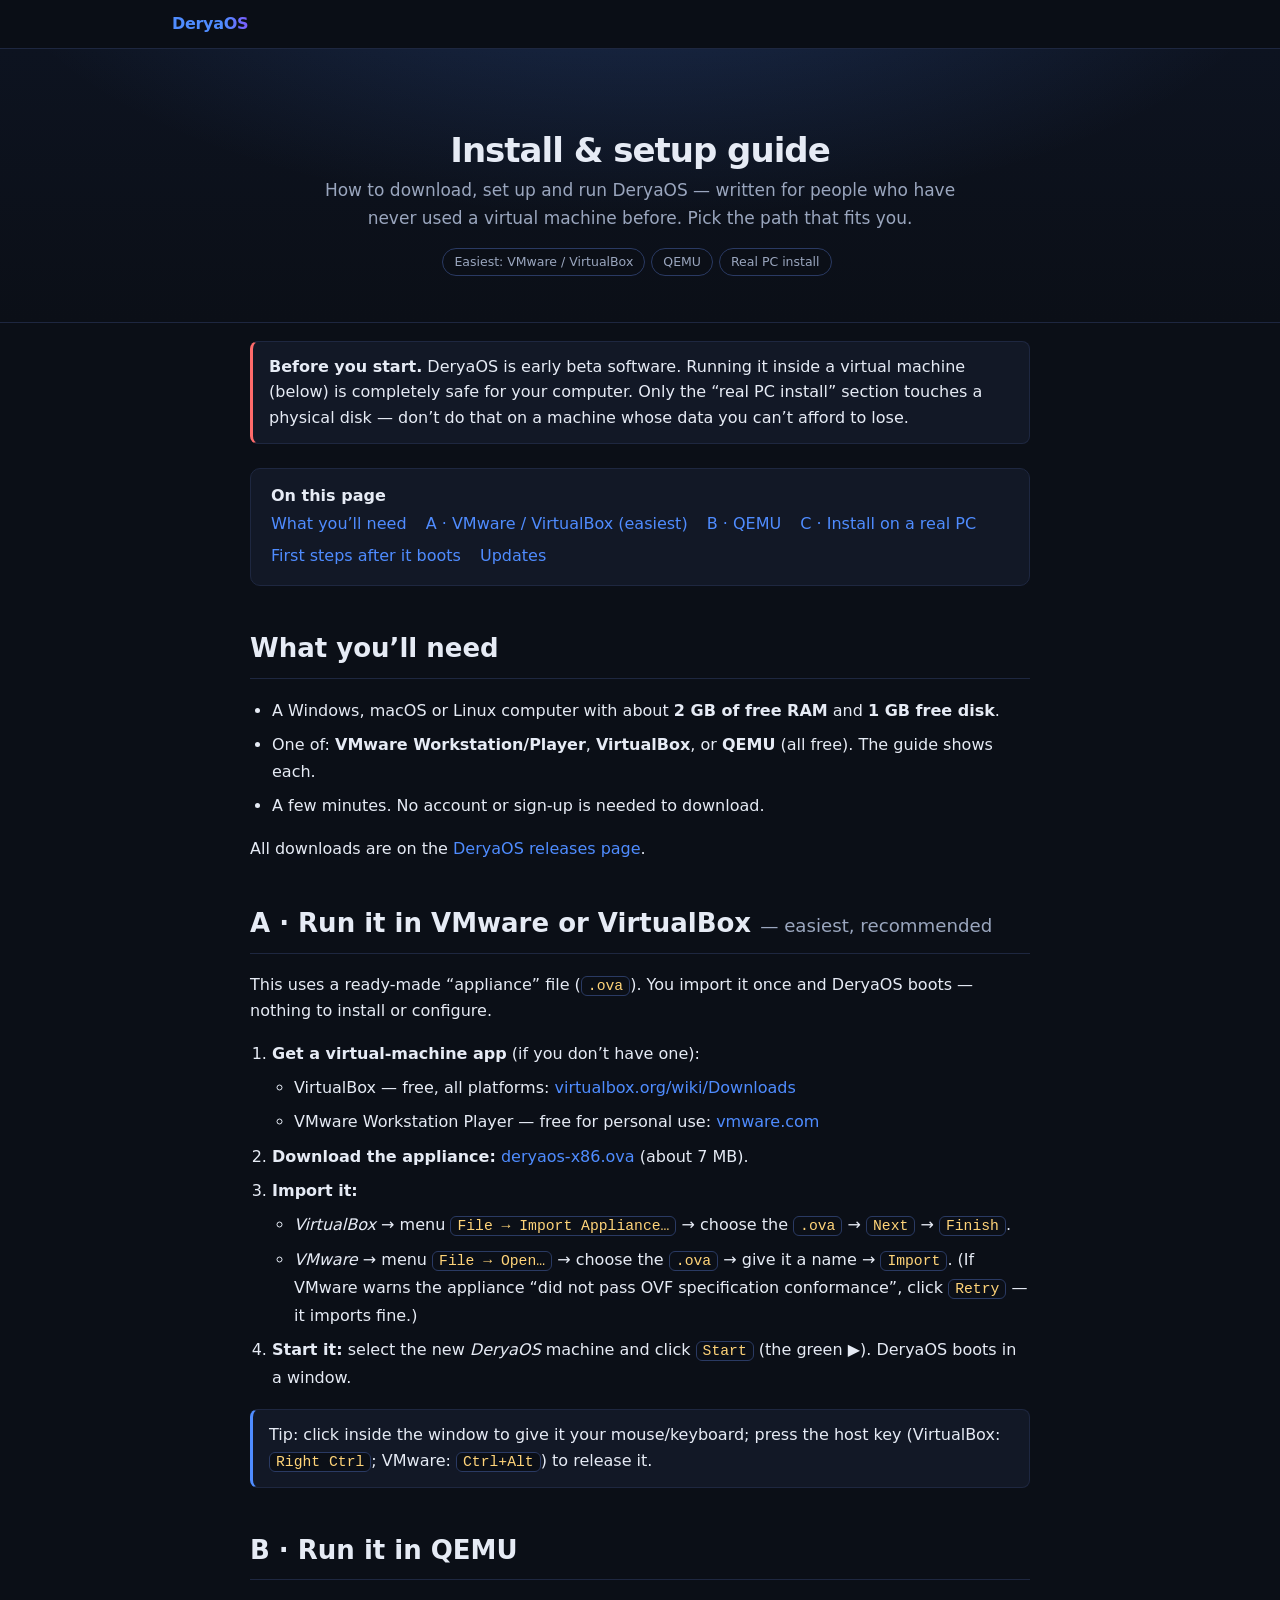
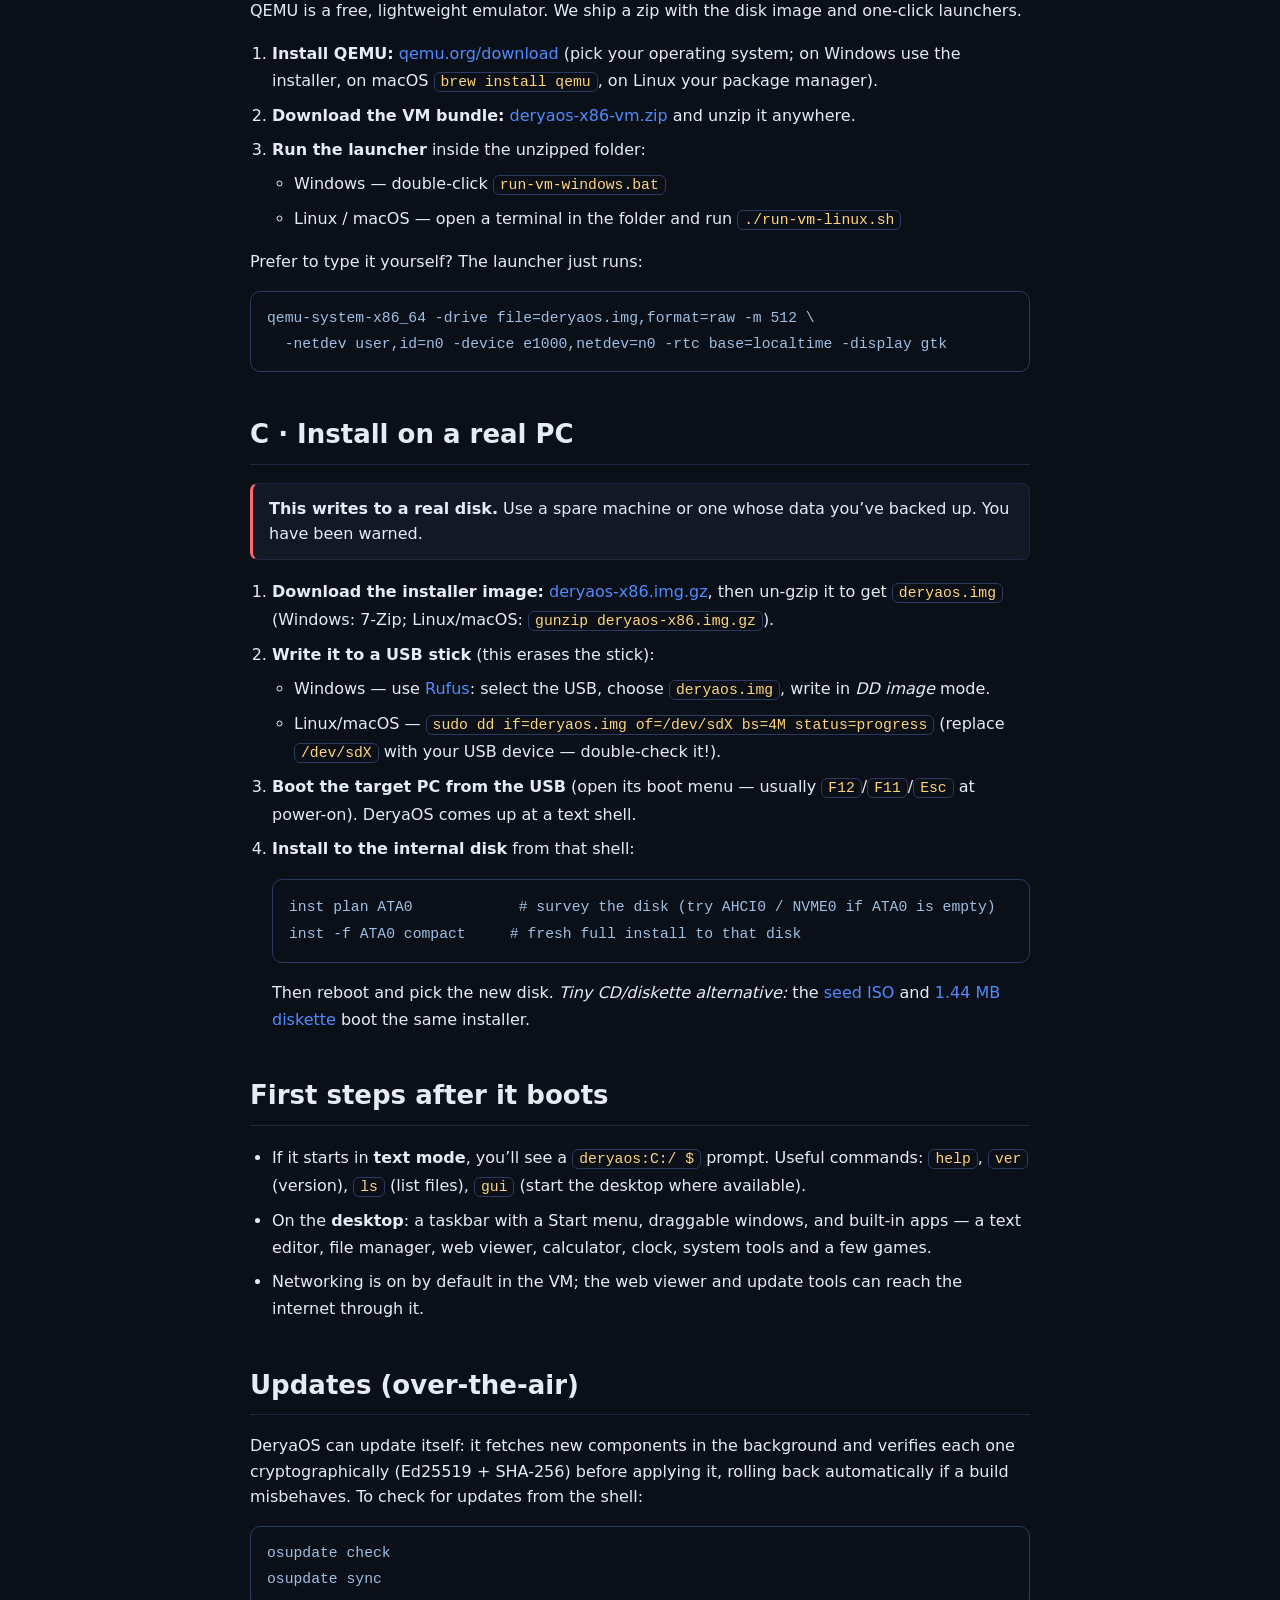
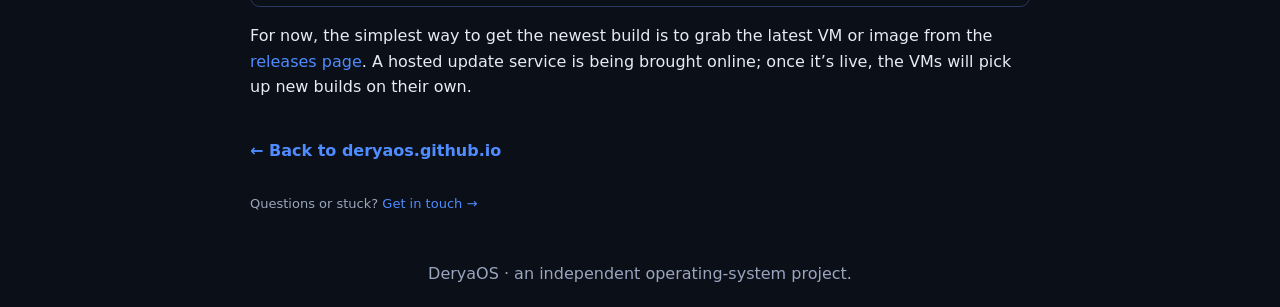
<file: guide.html>
<!DOCTYPE html>
<html lang="en" dir="ltr">
<head>
<meta charset="utf-8">
<meta name="viewport" content="width=device-width, initial-scale=1">
<title>DeryaOS — Install &amp; setup guide</title>
<meta name="description" content="Step-by-step beginner guide to download, set up and run DeryaOS — in VMware or VirtualBox (one-click OVA), in QEMU, or installed on a real PC.">
<link rel="stylesheet" href="style.css">
<style>
.guide{max-width:820px;margin:0 auto;padding:0 20px}
.guide h2{margin-top:42px;border-bottom:1px solid var(--line,#1e2740);padding-bottom:8px}
.guide h3{margin-top:26px}
.guide ol,.guide ul{padding-left:22px;line-height:1.7}
.guide li{margin:7px 0}
.guide code,.guide kbd{background:#0b0f17;border:1px solid #2a3a63;border-radius:6px;padding:1px 6px;font-family:Consolas,monospace;font-size:.92em;color:#ffd479}
.guide pre{background:#0b0f17;border:1px solid #2a3a63;border-radius:10px;padding:14px 16px;overflow:auto}
.guide pre code{border:0;padding:0;color:#9cc0e6}
.note{background:#121826;border:1px solid #1e2740;border-left:3px solid var(--accent,#4f8cff);border-radius:8px;padding:12px 16px;margin:18px 0}
.warn{border-left-color:#ff6b6b}
.toc{background:#121826;border:1px solid #1e2740;border-radius:10px;padding:14px 20px;margin:24px 0}
.toc a{display:inline-block;margin:3px 14px 3px 0}
.backlink{display:inline-block;margin:22px 0 0;font-weight:600}
.pill{display:inline-block;background:#0b0f17;border:1px solid #2a3a63;border-radius:999px;padding:3px 11px;font-size:12.5px;color:#9aa6be;margin:0 6px 6px 0}
</style>
</head>
<body>

<nav class="langbar">
  <div class="wrap">
    <a class="brandmini" href="index.html" style="text-decoration:none">Derya<span>OS</span></a>
  </div>
</nav>

<header class="hero" style="padding-bottom:24px">
  <div class="wrap">
    <div class="logo" style="font-size:34px">Install &amp; setup guide</div>
    <p class="sub">How to download, set up and run DeryaOS — written for people who have never used a virtual machine before. Pick the path that fits you.</p>
    <p><span class="pill">Easiest: VMware / VirtualBox</span><span class="pill">QEMU</span><span class="pill">Real PC install</span></p>
  </div>
</header>

<main class="guide">

  <div class="note warn">
    <strong>Before you start.</strong> DeryaOS is early beta software. Running it inside a virtual machine (below) is completely safe for your computer. Only the “real PC install” section touches a physical disk — don’t do that on a machine whose data you can’t afford to lose.
  </div>

  <div class="toc">
    <strong>On this page</strong><br>
    <a href="#what">What you’ll need</a>
    <a href="#vmware">A · VMware / VirtualBox (easiest)</a>
    <a href="#qemu">B · QEMU</a>
    <a href="#real">C · Install on a real PC</a>
    <a href="#first">First steps after it boots</a>
    <a href="#updates">Updates</a>
  </div>

  <h2 id="what">What you’ll need</h2>
  <ul>
    <li>A Windows, macOS or Linux computer with about <strong>2 GB of free RAM</strong> and <strong>1 GB free disk</strong>.</li>
    <li>One of: <strong>VMware Workstation/Player</strong>, <strong>VirtualBox</strong>, or <strong>QEMU</strong> (all free). The guide shows each.</li>
    <li>A few minutes. No account or sign-up is needed to download.</li>
  </ul>
  <p>All downloads are on the <a href="https://github.com/deryaos/deryaos.github.io/releases/latest">DeryaOS releases page</a>.</p>

  <h2 id="vmware">A · Run it in VMware or VirtualBox <span style="color:var(--dim);font-weight:400;font-size:.7em">— easiest, recommended</span></h2>
  <p>This uses a ready-made “appliance” file (<code>.ova</code>). You import it once and DeryaOS boots — nothing to install or configure.</p>
  <ol>
    <li><strong>Get a virtual-machine app</strong> (if you don’t have one):
      <ul>
        <li>VirtualBox — free, all platforms: <a href="https://www.virtualbox.org/wiki/Downloads">virtualbox.org/wiki/Downloads</a></li>
        <li>VMware Workstation Player — free for personal use: <a href="https://www.vmware.com/products/workstation-player.html">vmware.com</a></li>
      </ul>
    </li>
    <li><strong>Download the appliance:</strong> <a href="https://github.com/deryaos/deryaos.github.io/releases/download/beta-part4274/deryaos-x86.ova">deryaos-x86.ova</a> (about 7 MB).</li>
    <li><strong>Import it:</strong>
      <ul>
        <li><em>VirtualBox</em> → menu <kbd>File → Import Appliance…</kbd> → choose the <code>.ova</code> → <kbd>Next</kbd> → <kbd>Finish</kbd>.</li>
        <li><em>VMware</em> → menu <kbd>File → Open…</kbd> → choose the <code>.ova</code> → give it a name → <kbd>Import</kbd>. (If VMware warns the appliance “did not pass OVF specification conformance”, click <kbd>Retry</kbd> — it imports fine.)</li>
      </ul>
    </li>
    <li><strong>Start it:</strong> select the new <em>DeryaOS</em> machine and click <kbd>Start</kbd> (the green ▶). DeryaOS boots in a window.</li>
  </ol>
  <div class="note">Tip: click inside the window to give it your mouse/keyboard; press the host key (VirtualBox: <kbd>Right Ctrl</kbd>; VMware: <kbd>Ctrl+Alt</kbd>) to release it.</div>

  <h2 id="qemu">B · Run it in QEMU</h2>
  <p>QEMU is a free, lightweight emulator. We ship a zip with the disk image and one-click launchers.</p>
  <ol>
    <li><strong>Install QEMU:</strong> <a href="https://www.qemu.org/download/">qemu.org/download</a> (pick your operating system; on Windows use the installer, on macOS <code>brew install qemu</code>, on Linux your package manager).</li>
    <li><strong>Download the VM bundle:</strong> <a href="https://github.com/deryaos/deryaos.github.io/releases/download/beta-part4274/deryaos-x86-vm.zip">deryaos-x86-vm.zip</a> and unzip it anywhere.</li>
    <li><strong>Run the launcher</strong> inside the unzipped folder:
      <ul>
        <li>Windows — double-click <code>run-vm-windows.bat</code></li>
        <li>Linux / macOS — open a terminal in the folder and run <code>./run-vm-linux.sh</code></li>
      </ul>
    </li>
  </ol>
  <p>Prefer to type it yourself? The launcher just runs:</p>
  <pre><code>qemu-system-x86_64 -drive file=deryaos.img,format=raw -m 512 \
  -netdev user,id=n0 -device e1000,netdev=n0 -rtc base=localtime -display gtk</code></pre>

  <h2 id="real">C · Install on a real PC</h2>
  <div class="note warn"><strong>This writes to a real disk.</strong> Use a spare machine or one whose data you’ve backed up. You have been warned.</div>
  <ol>
    <li><strong>Download the installer image:</strong> <a href="https://github.com/deryaos/deryaos.github.io/releases/download/beta-part4274/deryaos-x86.img.gz">deryaos-x86.img.gz</a>, then un-gzip it to get <code>deryaos.img</code> (Windows: 7-Zip; Linux/macOS: <code>gunzip deryaos-x86.img.gz</code>).</li>
    <li><strong>Write it to a USB stick</strong> (this erases the stick):
      <ul>
        <li>Windows — use <a href="https://rufus.ie/">Rufus</a>: select the USB, choose <code>deryaos.img</code>, write in <em>DD image</em> mode.</li>
        <li>Linux/macOS — <code>sudo dd if=deryaos.img of=/dev/sdX bs=4M status=progress</code> (replace <code>/dev/sdX</code> with your USB device — double-check it!).</li>
      </ul>
    </li>
    <li><strong>Boot the target PC from the USB</strong> (open its boot menu — usually <kbd>F12</kbd>/<kbd>F11</kbd>/<kbd>Esc</kbd> at power-on). DeryaOS comes up at a text shell.</li>
    <li><strong>Install to the internal disk</strong> from that shell:
      <pre><code>inst plan ATA0            # survey the disk (try AHCI0 / NVME0 if ATA0 is empty)
inst -f ATA0 compact     # fresh full install to that disk</code></pre>
      Then reboot and pick the new disk. <em>Tiny CD/diskette alternative:</em> the <a href="https://github.com/deryaos/deryaos.github.io/releases/download/beta-part4274/DeryaOS-minimal-seed.iso">seed ISO</a> and <a href="https://github.com/deryaos/deryaos.github.io/releases/download/beta-part4274/DeryaOS-minimal-seed.img">1.44 MB diskette</a> boot the same installer.</li>
  </ol>

  <h2 id="first">First steps after it boots</h2>
  <ul>
    <li>If it starts in <strong>text mode</strong>, you’ll see a <code>deryaos:C:/ $</code> prompt. Useful commands: <code>help</code>, <code>ver</code> (version), <code>ls</code> (list files), <code>gui</code> (start the desktop where available).</li>
    <li>On the <strong>desktop</strong>: a taskbar with a Start menu, draggable windows, and built-in apps — a text editor, file manager, web viewer, calculator, clock, system tools and a few games.</li>
    <li>Networking is on by default in the VM; the web viewer and update tools can reach the internet through it.</li>
  </ul>

  <h2 id="updates">Updates (over-the-air)</h2>
  <p>DeryaOS can update itself: it fetches new components in the background and verifies each one cryptographically (Ed25519 + SHA-256) before applying it, rolling back automatically if a build misbehaves. To check for updates from the shell:</p>
  <pre><code>osupdate check
osupdate sync</code></pre>
  <p>For now, the simplest way to get the newest build is to grab the latest VM or image from the <a href="https://github.com/deryaos/deryaos.github.io/releases/latest">releases page</a>. A hosted update service is being brought online; once it’s live, the VMs will pick up new builds on their own.</p>

  <a class="backlink" href="index.html">← Back to deryaos.github.io</a>
  <p style="color:var(--dim);font-size:13px;margin-top:30px">Questions or stuck? <a href="mailto:ibrahim.boul@gmail.com?subject=DeryaOS%20help">Get in touch →</a></p>

</main>

<footer>
  <div class="wrap">
    <p>DeryaOS · an independent operating-system project.</p>
  </div>
</footer>

</body>
</html>
</file>
<file: style.css>
:root{
  --bg:#0b0f17; --panel:#121826; --edge:#1e2740; --ink:#e6ebf5; --dim:#9aa6be;
  --accent:#4f8cff; --accent2:#7c5cff; --good:#3ddc84;
}
*{box-sizing:border-box}
html,body{margin:0;padding:0}
body{
  background:var(--bg); color:var(--ink);
  font:16px/1.6 "Segoe UI",Roboto,system-ui,-apple-system,"Noto Naskh Arabic",sans-serif;
  -webkit-font-smoothing:antialiased;
}
.wrap{max-width:980px;margin:0 auto;padding:0 22px}
a{color:var(--accent);text-decoration:none}
a:hover{text-decoration:underline}

/* language bar */
.langbar{position:sticky;top:0;z-index:10;background:rgba(11,15,23,.85);backdrop-filter:blur(8px);border-bottom:1px solid var(--edge)}
.langbar .wrap{display:flex;align-items:center;justify-content:space-between;height:48px}
.brandmini{font-weight:800;letter-spacing:-.3px}
.brandmini span{background:linear-gradient(90deg,var(--accent),var(--accent2));-webkit-background-clip:text;background-clip:text;color:transparent}
.langs{display:flex;gap:4px;flex-wrap:wrap}
.lang-btn{background:transparent;border:1px solid transparent;color:var(--dim);font:inherit;font-size:13px;padding:5px 9px;border-radius:7px;cursor:pointer}
.lang-btn:hover{color:var(--ink);border-color:var(--edge)}
.lang-btn.active{color:#fff;background:rgba(79,140,255,.16);border-color:rgba(79,140,255,.4)}

.hero{
  padding:74px 0 56px;
  background:
    radial-gradient(1100px 480px at 50% -120px,rgba(79,140,255,.22),transparent 60%),
    linear-gradient(180deg,#0d1320,#0b0f17);
  border-bottom:1px solid var(--edge);
  text-align:center;
}
.logo{font-size:60px;font-weight:800;letter-spacing:-1px}
.logo span{background:linear-gradient(90deg,var(--accent),var(--accent2));-webkit-background-clip:text;background-clip:text;color:transparent}
.tag{font-size:22px;margin:14px 0 8px;color:var(--ink)}
.sub{max-width:680px;margin:0 auto;color:var(--dim);font-size:17px}
.vision{max-width:700px;margin:16px auto 0;color:var(--ink);font-size:16px;font-weight:600;opacity:.92}
.status{margin-top:26px;color:var(--dim);font-size:14px}
.status .dot{display:inline-block;width:9px;height:9px;border-radius:50%;background:var(--good);box-shadow:0 0 0 4px rgba(61,220,132,.15);margin-inline-end:8px;vertical-align:middle}
.status strong{color:var(--good)}

section{padding:46px 0;border-bottom:1px solid var(--edge)}
h2{font-size:26px;margin:0 0 18px}
h3{margin:0 0 6px;font-size:17px;color:var(--ink)}

.shots{display:grid;grid-template-columns:1fr 1fr;gap:18px;padding-top:40px}
.shots figure{margin:0}
.shots img{width:100%;border:1px solid var(--edge);border-radius:10px;display:block;background:#000}
.shots figcaption{color:var(--dim);font-size:13px;margin-top:8px;text-align:center}

.grid{display:grid;grid-template-columns:repeat(3,1fr);gap:16px}
.card{background:var(--panel);border:1px solid var(--edge);border-radius:12px;padding:18px}
.card p{color:var(--dim);margin:0;font-size:14.5px}

/* download */
.dl .grid{grid-template-columns:repeat(2,1fr)}
.dlcard{display:flex;flex-direction:column}
.dlcard p{flex:1;margin-bottom:14px}
.dlbtn{align-self:flex-start;background:linear-gradient(90deg,var(--accent),var(--accent2));color:#fff;font-weight:600;padding:9px 16px;border-radius:9px;font-size:14px}
.dlbtn:hover{text-decoration:none;opacity:.92}
.dlsub{flex:0 !important;margin:10px 0 0 !important;font-size:13px}
.guidelink{margin:-4px 0 18px;font-size:15px;font-weight:600}
.dlnote{color:var(--dim);font-size:13.5px;margin-top:18px}

.beta p{color:var(--dim);max-width:760px}
.beta strong{color:var(--ink)}
.cta{margin-top:22px}
.cta a{
  display:inline-block;background:linear-gradient(90deg,var(--accent),var(--accent2));
  color:#fff;padding:12px 22px;border-radius:10px;font-weight:600
}
.cta a:hover{text-decoration:none;opacity:.92}

footer{padding:30px 0;color:var(--dim);text-align:center}
footer p{margin:4px 0}
.fine{font-size:12.5px;color:#6b7691}

/* RTL (Arabic) */
[dir="rtl"] .beta p,[dir="rtl"] .sub{text-align:right}
[dir="rtl"] .dlbtn,[dir="rtl"] .cta a{direction:rtl}

@media(max-width:760px){
  .shots,.grid,.dl .grid{grid-template-columns:1fr}
  .logo{font-size:46px}.tag{font-size:19px}
}
</file>
